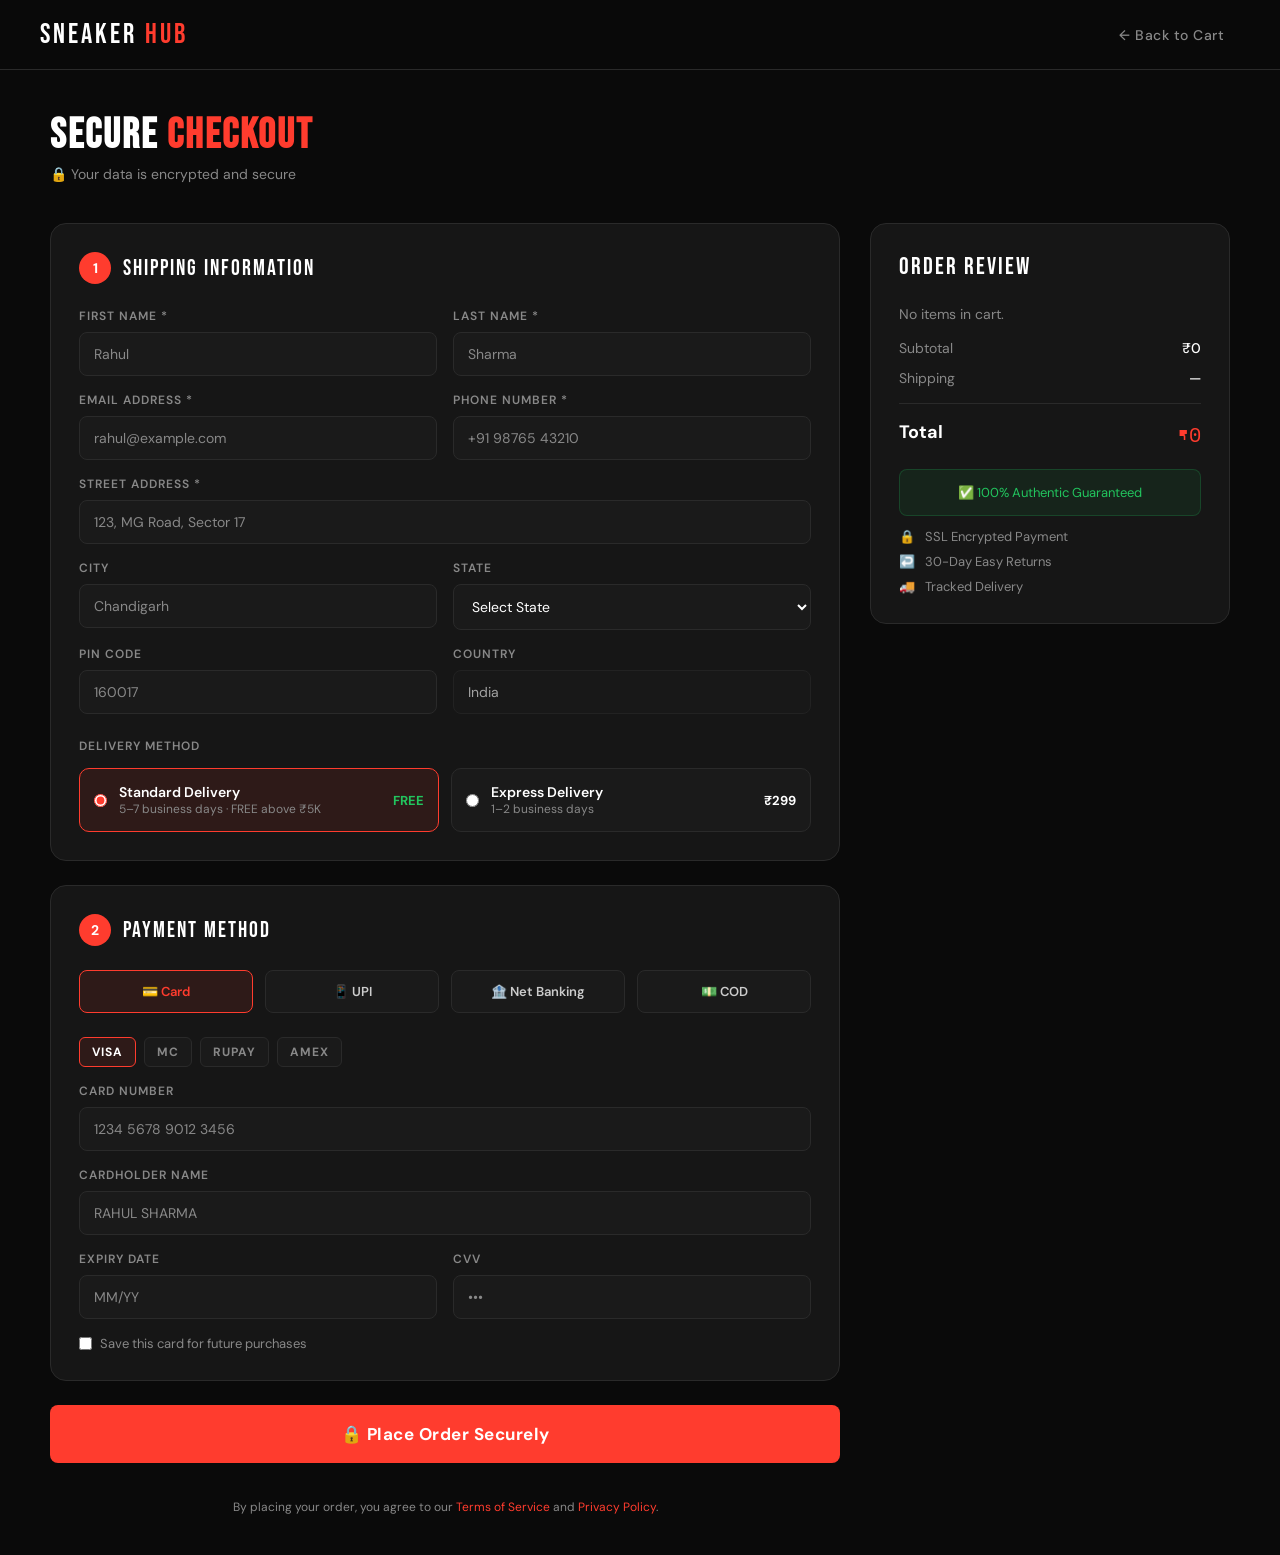
<file: snekaers 2/payment.html>
<!DOCTYPE html>
<html lang="en">
<head>
  <meta charset="UTF-8">
  <meta name="viewport" content="width=device-width, initial-scale=1.0">
  <title>Checkout — SneakerHub</title>
  <link rel="stylesheet" href="style.css">
</head>
<body>

<!-- NAVBAR -->
<nav>
  <a href="index.html" class="nav-logo">Sneaker<span>Hub</span></a>
  <div class="nav-links">
    <a href="cart.html" style="color:var(--gray);font-size:14px;">← Back to Cart</a>
  </div>
</nav>

<div style="padding:40px 50px 0;max-width:1300px;margin:0 auto;">
  <h2 style="font-family:'Bebas Neue',sans-serif;font-size:42px;letter-spacing:2px;">Secure <span style="color:var(--accent)">Checkout</span></h2>
  <p style="color:var(--gray);font-size:14px;margin-top:4px;display:flex;align-items:center;gap:6px;">🔒 Your data is encrypted and secure</p>
</div>

<div class="payment-layout">

  <!-- FORM SECTION -->
  <div class="payment-form-section">

    <!-- STEP 1: SHIPPING -->
    <div class="payment-block">
      <div class="payment-block-header">
        <div class="step-circle">1</div>
        <div class="payment-block-title">Shipping Information</div>
      </div>

      <div class="form-grid">
        <div class="form-group">
          <label>First Name *</label>
          <input type="text" id="firstName" placeholder="Rahul">
        </div>
        <div class="form-group">
          <label>Last Name *</label>
          <input type="text" id="lastName" placeholder="Sharma">
        </div>
        <div class="form-group">
          <label>Email Address *</label>
          <input type="email" id="email" placeholder="rahul@example.com">
        </div>
        <div class="form-group">
          <label>Phone Number *</label>
          <input type="tel" id="phone" placeholder="+91 98765 43210">
        </div>
        <div class="form-group full">
          <label>Street Address *</label>
          <input type="text" id="address" placeholder="123, MG Road, Sector 17">
        </div>
        <div class="form-group">
          <label>City</label>
          <input type="text" id="city" placeholder="Chandigarh">
        </div>
        <div class="form-group">
          <label>State</label>
          <select id="state">
            <option value="">Select State</option>
            <option>Punjab</option>
            <option>Haryana</option>
            <option>Delhi</option>
            <option>Maharashtra</option>
            <option>Karnataka</option>
            <option>Tamil Nadu</option>
            <option>Gujarat</option>
            <option>Rajasthan</option>
            <option>Uttar Pradesh</option>
            <option>West Bengal</option>
          </select>
        </div>
        <div class="form-group">
          <label>PIN Code</label>
          <input type="text" id="pin" placeholder="160017" maxlength="6">
        </div>
        <div class="form-group">
          <label>Country</label>
          <input type="text" value="India" readonly style="opacity:0.6;">
        </div>
      </div>

      <!-- DELIVERY OPTIONS -->
      <div style="margin-top:24px;">
        <div style="font-size:12px;color:var(--gray);letter-spacing:1px;text-transform:uppercase;font-weight:600;margin-bottom:14px;">Delivery Method</div>
        <div style="display:flex;gap:12px;flex-wrap:wrap;">
          <label class="delivery-opt" style="flex:1;min-width:180px;background:rgba(255,60,46,0.1);border:1px solid var(--accent);border-radius:10px;padding:14px;cursor:pointer;display:flex;align-items:center;gap:12px;">
            <input type="radio" name="delivery" checked style="accent-color:var(--accent)">
            <div>
              <div style="font-size:14px;font-weight:600;">Standard Delivery</div>
              <div style="font-size:12px;color:var(--gray);">5–7 business days · FREE above ₹5K</div>
            </div>
            <span style="margin-left:auto;font-size:13px;font-weight:700;color:var(--success)">FREE</span>
          </label>
          <label class="delivery-opt" style="flex:1;min-width:180px;background:var(--bg3);border:1px solid var(--border);border-radius:10px;padding:14px;cursor:pointer;display:flex;align-items:center;gap:12px;">
            <input type="radio" name="delivery" style="accent-color:var(--accent)">
            <div>
              <div style="font-size:14px;font-weight:600;">Express Delivery</div>
              <div style="font-size:12px;color:var(--gray);">1–2 business days</div>
            </div>
            <span style="margin-left:auto;font-size:13px;font-weight:700;color:var(--white)">₹299</span>
          </label>
        </div>
      </div>
    </div>

    <!-- STEP 2: PAYMENT -->
    <div class="payment-block">
      <div class="payment-block-header">
        <div class="step-circle">2</div>
        <div class="payment-block-title">Payment Method</div>
      </div>

      <!-- PAYMENT TABS -->
      <div class="pay-method-tabs">
        <button class="pay-tab active" data-method="card">💳 Card</button>
        <button class="pay-tab" data-method="upi">📱 UPI</button>
        <button class="pay-tab" data-method="netbanking">🏦 Net Banking</button>
        <button class="pay-tab" data-method="cod">💵 COD</button>
      </div>

      <!-- CARD PANEL -->
      <div class="pay-panel active" id="panel-card">
        <div class="card-icons">
          <span class="card-icon active">VISA</span>
          <span class="card-icon">MC</span>
          <span class="card-icon">RUPAY</span>
          <span class="card-icon">AMEX</span>
        </div>
        <div class="form-grid">
          <div class="form-group full">
            <label>Card Number</label>
            <input type="text" id="cardNumber" placeholder="1234 5678 9012 3456" maxlength="19" oninput="formatCardNumber(this)">
          </div>
          <div class="form-group full">
            <label>Cardholder Name</label>
            <input type="text" id="cardName" placeholder="RAHUL SHARMA">
          </div>
          <div class="form-group">
            <label>Expiry Date</label>
            <input type="text" id="cardExpiry" placeholder="MM/YY" maxlength="5" oninput="formatExpiry(this)">
          </div>
          <div class="form-group">
            <label>CVV</label>
            <input type="password" id="cardCVV" placeholder="•••" maxlength="3">
          </div>
        </div>
        <div style="display:flex;align-items:center;gap:8px;margin-top:16px;font-size:13px;color:var(--gray);">
          <input type="checkbox" id="saveCard" style="accent-color:var(--accent)">
          <label for="saveCard">Save this card for future purchases</label>
        </div>
      </div>

      <!-- UPI PANEL -->
      <div class="pay-panel" id="panel-upi">
        <div style="display:flex;gap:12px;margin-bottom:20px;flex-wrap:wrap;">
          <button style="background:var(--bg3);border:1px solid var(--border);color:var(--white);font-family:'DM Sans',sans-serif;font-size:13px;font-weight:600;padding:10px 20px;border-radius:8px;cursor:pointer;">📱 Google Pay</button>
          <button style="background:var(--bg3);border:1px solid var(--border);color:var(--white);font-family:'DM Sans',sans-serif;font-size:13px;font-weight:600;padding:10px 20px;border-radius:8px;cursor:pointer;">💜 PhonePe</button>
          <button style="background:var(--bg3);border:1px solid var(--border);color:var(--white);font-family:'DM Sans',sans-serif;font-size:13px;font-weight:600;padding:10px 20px;border-radius:8px;cursor:pointer;">🏧 Paytm</button>
          <button style="background:var(--bg3);border:1px solid var(--border);color:var(--white);font-family:'DM Sans',sans-serif;font-size:13px;font-weight:600;padding:10px 20px;border-radius:8px;cursor:pointer;">🔵 BHIM</button>
        </div>
        <div class="form-group">
          <label>Or Enter UPI ID</label>
          <input type="text" placeholder="yourname@upi">
        </div>
      </div>

      <!-- NET BANKING PANEL -->
      <div class="pay-panel" id="panel-netbanking">
        <div class="form-group">
          <label>Select Your Bank</label>
          <select>
            <option value="">Choose Bank</option>
            <option>State Bank of India</option>
            <option>HDFC Bank</option>
            <option>ICICI Bank</option>
            <option>Axis Bank</option>
            <option>Kotak Mahindra Bank</option>
            <option>Punjab National Bank</option>
            <option>Bank of Baroda</option>
            <option>Canara Bank</option>
          </select>
        </div>
        <p style="font-size:13px;color:var(--gray);margin-top:12px;">You'll be redirected to your bank's secure portal to complete payment.</p>
      </div>

      <!-- COD PANEL -->
      <div class="pay-panel" id="panel-cod">
        <div style="background:rgba(245,197,24,0.1);border:1px solid rgba(245,197,24,0.3);border-radius:10px;padding:20px;display:flex;gap:14px;align-items:flex-start;">
          <span style="font-size:24px;">💵</span>
          <div>
            <div style="font-size:15px;font-weight:600;color:var(--gold);margin-bottom:6px;">Cash on Delivery</div>
            <p style="font-size:13px;color:var(--gray);line-height:1.6;">Pay with cash when your order arrives. Additional ₹49 COD handling fee applies. Available for orders up to ₹10,000.</p>
          </div>
        </div>
      </div>
    </div>

    <!-- PLACE ORDER BUTTON -->
    <button class="checkout-btn" onclick="placeOrder()" style="width:100%;font-size:17px;padding:18px;">
      🔒 Place Order Securely
    </button>

    <p style="text-align:center;font-size:12px;color:var(--gray);margin-top:12px;">
      By placing your order, you agree to our <a href="#" style="color:var(--accent);">Terms of Service</a> and <a href="#" style="color:var(--accent);">Privacy Policy</a>.
    </p>
  </div>

  <!-- ORDER SUMMARY -->
  <div>
    <div class="order-summary">
      <div class="os-title">Order Review</div>
      <div id="orderReview"></div>
      <div class="os-row" style="margin-top:16px;">
        <span>Subtotal</span>
        <span class="os-val" id="pSubtotal">₹0</span>
      </div>
      <div class="os-row">
        <span>Shipping</span>
        <span class="os-val" id="pShipping">—</span>
      </div>
      <div class="os-row total">
        <span>Total</span>
        <span class="os-val" id="pTotal">₹0</span>
      </div>

      <div style="margin-top:20px;padding:14px;background:rgba(34,197,94,0.08);border:1px solid rgba(34,197,94,0.2);border-radius:8px;font-size:13px;color:var(--success);text-align:center;">
        ✅ 100% Authentic Guaranteed
      </div>

      <div style="margin-top:12px;display:flex;flex-direction:column;gap:8px;">
        <div style="display:flex;align-items:center;gap:10px;font-size:13px;color:var(--gray);">
          <span>🔒</span> SSL Encrypted Payment
        </div>
        <div style="display:flex;align-items:center;gap:10px;font-size:13px;color:var(--gray);">
          <span>↩️</span> 30-Day Easy Returns
        </div>
        <div style="display:flex;align-items:center;gap:10px;font-size:13px;color:var(--gray);">
          <span>🚚</span> Tracked Delivery
        </div>
      </div>
    </div>
  </div>

</div>

<script src="script.js"></script>
</body>
</html>
</file>
<file: snekaers 2/style.css>
@import url('https://fonts.googleapis.com/css2?family=Bebas+Neue&family=DM+Sans:wght@300;400;500;600;700&family=Space+Mono&display=swap');

/* ===== VARIABLES ===== */
:root {
  --bg: #0a0a0a;
  --bg2: #111111;
  --bg3: #1a1a1a;
  --card: #161616;
  --border: #2a2a2a;
  --accent: #ff3c2e;
  --accent2: #ff6b35;
  --gold: #f5c518;
  --white: #ffffff;
  --gray: #888888;
  --light: #cccccc;
  --success: #22c55e;
  --radius: 16px;
  --radius-sm: 8px;
  --transition: all 0.3s cubic-bezier(0.4, 0, 0.2, 1);
}

/* ===== RESET ===== */
*, *::before, *::after { box-sizing: border-box; margin: 0; padding: 0; }

html { scroll-behavior: smooth; }

body {
  font-family: 'DM Sans', sans-serif;
  background: var(--bg);
  color: var(--white);
  min-height: 100vh;
  overflow-x: hidden;
}

a { text-decoration: none; color: inherit; }

img { display: block; max-width: 100%; }

/* ===== SCROLLBAR ===== */
::-webkit-scrollbar { width: 6px; }
::-webkit-scrollbar-track { background: var(--bg); }
::-webkit-scrollbar-thumb { background: var(--accent); border-radius: 99px; }

/* ===== NAVBAR ===== */
nav {
  display: flex;
  align-items: center;
  justify-content: space-between;
  padding: 0 40px;
  height: 70px;
  background: rgba(10,10,10,0.95);
  backdrop-filter: blur(20px);
  border-bottom: 1px solid var(--border);
  position: sticky;
  top: 0;
  z-index: 1000;
}

.nav-logo {
  font-family: 'Bebas Neue', sans-serif;
  font-size: 28px;
  letter-spacing: 3px;
  color: var(--white);
  display: flex;
  align-items: center;
  gap: 8px;
}

.nav-logo span { color: var(--accent); }

.nav-links {
  display: flex;
  align-items: center;
  gap: 8px;
}

.nav-links a {
  color: var(--gray);
  font-size: 14px;
  font-weight: 500;
  padding: 8px 16px;
  border-radius: var(--radius-sm);
  transition: var(--transition);
  letter-spacing: 0.5px;
}

.nav-links a:hover, .nav-links a.active {
  color: var(--white);
  background: var(--bg3);
}

.nav-cart {
  position: relative;
  display: flex;
  align-items: center;
  gap: 6px;
  color: var(--white) !important;
  background: var(--accent) !important;
  padding: 8px 16px !important;
  border-radius: var(--radius-sm) !important;
}

.cart-count {
  background: var(--white);
  color: var(--accent);
  font-size: 11px;
  font-weight: 700;
  width: 18px;
  height: 18px;
  border-radius: 50%;
  display: flex;
  align-items: center;
  justify-content: center;
}

/* ===== SEARCH BAR ===== */
.search-bar-wrapper {
  flex: 1;
  max-width: 380px;
  margin: 0 30px;
  position: relative;
}

.search-bar-wrapper input {
  width: 100%;
  background: var(--bg3);
  border: 1px solid var(--border);
  color: var(--white);
  font-family: 'DM Sans', sans-serif;
  font-size: 14px;
  padding: 10px 44px 10px 16px;
  border-radius: 99px;
  outline: none;
  transition: var(--transition);
}

.search-bar-wrapper input::placeholder { color: var(--gray); }
.search-bar-wrapper input:focus { border-color: var(--accent); background: var(--bg2); }

.search-bar-wrapper .search-icon {
  position: absolute;
  right: 14px;
  top: 50%;
  transform: translateY(-50%);
  color: var(--gray);
  font-size: 16px;
  pointer-events: none;
}

/* Search dropdown */
.search-dropdown {
  position: absolute;
  top: calc(100% + 8px);
  left: 0; right: 0;
  background: var(--bg2);
  border: 1px solid var(--border);
  border-radius: var(--radius);
  overflow: hidden;
  display: none;
  z-index: 999;
  box-shadow: 0 20px 60px rgba(0,0,0,0.6);
}

.search-dropdown.open { display: block; }

.search-result-item {
  display: flex;
  align-items: center;
  gap: 12px;
  padding: 12px 16px;
  cursor: pointer;
  transition: var(--transition);
  border-bottom: 1px solid var(--border);
}

.search-result-item:last-child { border-bottom: none; }
.search-result-item:hover { background: var(--bg3); }

.search-result-item img {
  width: 44px;
  height: 44px;
  object-fit: cover;
  border-radius: var(--radius-sm);
}

.search-result-item .sri-name { font-size: 14px; font-weight: 600; }
.search-result-item .sri-price { font-size: 13px; color: var(--accent); }
.search-no-result { padding: 20px; text-align: center; color: var(--gray); font-size: 14px; }

/* ===== HERO ===== */
.hero {
  position: relative;
  min-height: 88vh;
  display: flex;
  align-items: center;
  overflow: hidden;
  padding: 80px 60px;
}

.hero-bg {
  position: absolute;
  inset: 0;
  background: url('https://images.unsplash.com/photo-1542291026-7eec264c27ff?w=1600') center/cover no-repeat;
  filter: brightness(0.25) saturate(0.5);
  z-index: 0;
}

.hero-gradient {
  position: absolute;
  inset: 0;
  background: linear-gradient(135deg, rgba(255,60,46,0.15) 0%, transparent 60%),
              linear-gradient(to right, rgba(10,10,10,0.9) 40%, transparent 100%);
  z-index: 1;
}

.hero-content {
  position: relative;
  z-index: 2;
  max-width: 560px;
}

.hero-tag {
  display: inline-flex;
  align-items: center;
  gap: 8px;
  background: rgba(255,60,46,0.15);
  border: 1px solid rgba(255,60,46,0.3);
  color: var(--accent);
  font-size: 12px;
  font-weight: 600;
  letter-spacing: 2px;
  text-transform: uppercase;
  padding: 6px 14px;
  border-radius: 99px;
  margin-bottom: 24px;
}

.hero-content h1 {
  font-family: 'Bebas Neue', sans-serif;
  font-size: clamp(60px, 8vw, 100px);
  line-height: 0.95;
  letter-spacing: 2px;
  margin-bottom: 24px;
}

.hero-content h1 span { color: var(--accent); }

.hero-content p {
  font-size: 16px;
  color: var(--light);
  line-height: 1.7;
  margin-bottom: 40px;
  max-width: 420px;
}

.hero-actions { display: flex; gap: 16px; align-items: center; flex-wrap: wrap; }

.btn-primary {
  display: inline-flex;
  align-items: center;
  gap: 8px;
  background: var(--accent);
  color: var(--white);
  font-family: 'DM Sans', sans-serif;
  font-size: 15px;
  font-weight: 600;
  padding: 14px 28px;
  border-radius: var(--radius-sm);
  border: none;
  cursor: pointer;
  transition: var(--transition);
  letter-spacing: 0.3px;
}

.btn-primary:hover { background: #cc2e22; transform: translateY(-2px); box-shadow: 0 12px 30px rgba(255,60,46,0.35); }

.btn-outline {
  display: inline-flex;
  align-items: center;
  gap: 8px;
  background: transparent;
  color: var(--white);
  font-family: 'DM Sans', sans-serif;
  font-size: 15px;
  font-weight: 600;
  padding: 14px 28px;
  border-radius: var(--radius-sm);
  border: 1px solid var(--border);
  cursor: pointer;
  transition: var(--transition);
}

.btn-outline:hover { border-color: var(--white); transform: translateY(-2px); }

.hero-stats {
  display: flex;
  gap: 40px;
  margin-top: 56px;
  padding-top: 40px;
  border-top: 1px solid var(--border);
}

.hero-stat-num {
  font-family: 'Bebas Neue', sans-serif;
  font-size: 36px;
  color: var(--white);
  line-height: 1;
}

.hero-stat-num span { color: var(--accent); }

.hero-stat-label { font-size: 12px; color: var(--gray); letter-spacing: 1px; text-transform: uppercase; margin-top: 4px; }

.hero-right {
  position: absolute;
  right: 60px;
  top: 50%;
  transform: translateY(-50%);
  z-index: 2;
  display: flex;
  flex-direction: column;
  gap: 16px;
}

.hero-badge {
  background: rgba(255,255,255,0.05);
  backdrop-filter: blur(20px);
  border: 1px solid var(--border);
  border-radius: var(--radius);
  padding: 20px;
  text-align: center;
  min-width: 120px;
}

.hero-badge .hb-icon { font-size: 28px; margin-bottom: 6px; }
.hero-badge .hb-label { font-size: 11px; color: var(--gray); letter-spacing: 1px; text-transform: uppercase; }
.hero-badge .hb-val { font-size: 18px; font-weight: 700; color: var(--white); }

/* ===== SECTION TITLE ===== */
.section-header {
  display: flex;
  align-items: flex-end;
  justify-content: space-between;
  padding: 60px 50px 30px;
}

.section-header h2 {
  font-family: 'Bebas Neue', sans-serif;
  font-size: 42px;
  letter-spacing: 2px;
}

.section-header h2 span { color: var(--accent); }

.section-header a {
  color: var(--gray);
  font-size: 14px;
  font-weight: 500;
  display: flex;
  align-items: center;
  gap: 6px;
  transition: var(--transition);
}

.section-header a:hover { color: var(--accent); }

/* ===== PRODUCT GRID ===== */
.product-grid {
  display: grid;
  grid-template-columns: repeat(auto-fill, minmax(230px, 1fr));
  gap: 20px;
  padding: 0 50px 60px;
}

/* ===== PRODUCT CARD ===== */
.product-card {
  background: var(--card);
  border: 1px solid var(--border);
  border-radius: var(--radius);
  overflow: hidden;
  cursor: pointer;
  transition: var(--transition);
  position: relative;
  animation: fadeUp 0.5s ease both;
}

.product-card:hover {
  border-color: rgba(255,60,46,0.4);
  transform: translateY(-6px);
  box-shadow: 0 20px 50px rgba(0,0,0,0.5);
}

@keyframes fadeUp {
  from { opacity: 0; transform: translateY(24px); }
  to { opacity: 1; transform: translateY(0); }
}

.pc-img-wrap {
  position: relative;
  height: 200px;
  background: var(--bg3);
  overflow: hidden;
}

.pc-img-wrap img {
  width: 100%;
  height: 100%;
  object-fit: cover;
  transition: transform 0.5s ease;
}

.product-card:hover .pc-img-wrap img { transform: scale(1.08); }

.pc-badge {
  position: absolute;
  top: 12px;
  left: 12px;
  background: var(--accent);
  color: var(--white);
  font-size: 10px;
  font-weight: 700;
  letter-spacing: 1px;
  text-transform: uppercase;
  padding: 4px 10px;
  border-radius: 99px;
}

.pc-wishlist {
  position: absolute;
  top: 12px;
  right: 12px;
  width: 34px;
  height: 34px;
  background: rgba(0,0,0,0.5);
  backdrop-filter: blur(8px);
  border: 1px solid var(--border);
  border-radius: 50%;
  display: flex;
  align-items: center;
  justify-content: center;
  font-size: 16px;
  cursor: pointer;
  transition: var(--transition);
  opacity: 0;
}

.product-card:hover .pc-wishlist { opacity: 1; }
.pc-wishlist:hover { background: var(--accent); border-color: var(--accent); }

.pc-body { padding: 16px; }

.pc-brand {
  font-size: 11px;
  color: var(--accent);
  font-weight: 600;
  letter-spacing: 2px;
  text-transform: uppercase;
  margin-bottom: 4px;
}

.pc-name {
  font-size: 15px;
  font-weight: 600;
  color: var(--white);
  margin-bottom: 4px;
  line-height: 1.3;
}

.pc-cat {
  font-size: 12px;
  color: var(--gray);
  margin-bottom: 14px;
}

.pc-footer {
  display: flex;
  align-items: center;
  justify-content: space-between;
}

.pc-price {
  font-family: 'Space Mono', monospace;
  font-size: 17px;
  font-weight: 700;
  color: var(--white);
}

.pc-add-btn {
  background: var(--accent);
  color: var(--white);
  border: none;
  width: 36px;
  height: 36px;
  border-radius: 50%;
  font-size: 20px;
  cursor: pointer;
  display: flex;
  align-items: center;
  justify-content: center;
  transition: var(--transition);
  line-height: 1;
}

.pc-add-btn:hover { background: #cc2e22; transform: scale(1.1); }

/* ===== TOAST NOTIFICATION ===== */
.toast {
  position: fixed;
  bottom: 30px;
  right: 30px;
  background: var(--success);
  color: var(--white);
  font-size: 14px;
  font-weight: 600;
  padding: 14px 22px;
  border-radius: var(--radius-sm);
  display: flex;
  align-items: center;
  gap: 10px;
  z-index: 9999;
  transform: translateY(100px);
  opacity: 0;
  transition: all 0.4s cubic-bezier(0.4,0,0.2,1);
  box-shadow: 0 10px 30px rgba(0,0,0,0.4);
}

.toast.show { transform: translateY(0); opacity: 1; }

/* ===== FILTERS (products page) ===== */
.filters-bar {
  display: flex;
  align-items: center;
  gap: 10px;
  padding: 24px 50px;
  flex-wrap: wrap;
  border-bottom: 1px solid var(--border);
  background: var(--bg2);
}

.filter-label {
  font-size: 12px;
  color: var(--gray);
  letter-spacing: 1px;
  text-transform: uppercase;
  font-weight: 600;
  margin-right: 6px;
}

.filter-btn {
  background: var(--bg3);
  border: 1px solid var(--border);
  color: var(--light);
  font-family: 'DM Sans', sans-serif;
  font-size: 13px;
  font-weight: 500;
  padding: 8px 16px;
  border-radius: 99px;
  cursor: pointer;
  transition: var(--transition);
}

.filter-btn:hover, .filter-btn.active {
  background: var(--accent);
  border-color: var(--accent);
  color: var(--white);
}

.filter-divider {
  width: 1px;
  height: 24px;
  background: var(--border);
  margin: 0 6px;
}

.sort-select {
  margin-left: auto;
  background: var(--bg3);
  border: 1px solid var(--border);
  color: var(--white);
  font-family: 'DM Sans', sans-serif;
  font-size: 13px;
  padding: 8px 14px;
  border-radius: var(--radius-sm);
  outline: none;
  cursor: pointer;
}

.sort-select option { background: var(--bg2); }

/* ===== CATEGORY STRIPS ===== */
.cat-strip {
  display: grid;
  grid-template-columns: repeat(3, 1fr);
  gap: 20px;
  padding: 0 50px 60px;
}

.cat-card {
  border-radius: var(--radius);
  overflow: hidden;
  position: relative;
  height: 200px;
  cursor: pointer;
  transition: var(--transition);
}

.cat-card:hover { transform: scale(1.02); }

.cat-card img {
  width: 100%;
  height: 100%;
  object-fit: cover;
  filter: brightness(0.5);
  transition: var(--transition);
}

.cat-card:hover img { filter: brightness(0.7); }

.cat-card-label {
  position: absolute;
  bottom: 20px;
  left: 20px;
  font-family: 'Bebas Neue', sans-serif;
  font-size: 28px;
  letter-spacing: 2px;
  color: var(--white);
}

.cat-card-label span {
  display: block;
  font-family: 'DM Sans', sans-serif;
  font-size: 12px;
  color: var(--accent);
  font-weight: 600;
  letter-spacing: 2px;
  text-transform: uppercase;
  margin-bottom: 4px;
}

/* ===== MARQUEE ===== */
.marquee-wrap {
  border-top: 1px solid var(--border);
  border-bottom: 1px solid var(--border);
  background: var(--accent);
  padding: 14px 0;
  overflow: hidden;
  white-space: nowrap;
}

.marquee-track {
  display: inline-block;
  animation: marquee 20s linear infinite;
}

.marquee-track span {
  font-family: 'Bebas Neue', sans-serif;
  font-size: 18px;
  letter-spacing: 3px;
  color: rgba(255,255,255,0.9);
  margin: 0 40px;
}

@keyframes marquee { from { transform: translateX(0); } to { transform: translateX(-50%); } }

/* ===== CART PAGE ===== */
.cart-layout {
  display: grid;
  grid-template-columns: 1fr 360px;
  gap: 30px;
  padding: 40px 50px;
  max-width: 1300px;
  margin: 0 auto;
}

.cart-section-title {
  font-family: 'Bebas Neue', sans-serif;
  font-size: 32px;
  letter-spacing: 2px;
  margin-bottom: 24px;
  color: var(--white);
}

.cart-item-card {
  display: flex;
  align-items: center;
  gap: 20px;
  background: var(--card);
  border: 1px solid var(--border);
  border-radius: var(--radius);
  padding: 20px;
  margin-bottom: 16px;
  transition: var(--transition);
  animation: fadeUp 0.4s ease both;
}

.cart-item-card:hover { border-color: rgba(255,60,46,0.3); }

.cart-item-img {
  width: 90px;
  height: 90px;
  object-fit: cover;
  border-radius: var(--radius-sm);
  flex-shrink: 0;
  background: var(--bg3);
}

.cart-item-info { flex: 1; }
.cart-item-brand { font-size: 11px; color: var(--accent); font-weight: 600; letter-spacing: 2px; text-transform: uppercase; }
.cart-item-name { font-size: 16px; font-weight: 600; margin: 4px 0 8px; }
.cart-item-cat { font-size: 12px; color: var(--gray); }

.qty-control {
  display: flex;
  align-items: center;
  gap: 12px;
  background: var(--bg3);
  border: 1px solid var(--border);
  border-radius: var(--radius-sm);
  padding: 6px 12px;
  width: fit-content;
  margin-top: 10px;
}

.qty-btn {
  background: none;
  border: none;
  color: var(--white);
  font-size: 18px;
  cursor: pointer;
  line-height: 1;
  padding: 0;
  width: 20px;
  height: 20px;
  display: flex;
  align-items: center;
  justify-content: center;
  transition: var(--transition);
}

.qty-btn:hover { color: var(--accent); }
.qty-num { font-family: 'Space Mono', monospace; font-size: 14px; min-width: 20px; text-align: center; }

.cart-item-price {
  font-family: 'Space Mono', monospace;
  font-size: 18px;
  font-weight: 700;
  color: var(--white);
  text-align: right;
}

.cart-item-remove {
  background: none;
  border: 1px solid var(--border);
  color: var(--gray);
  width: 32px;
  height: 32px;
  border-radius: var(--radius-sm);
  cursor: pointer;
  display: flex;
  align-items: center;
  justify-content: center;
  font-size: 14px;
  margin-top: 8px;
  transition: var(--transition);
}

.cart-item-remove:hover { border-color: var(--accent); color: var(--accent); }

.cart-empty {
  text-align: center;
  padding: 80px 20px;
  color: var(--gray);
}

.cart-empty .ce-icon { font-size: 64px; margin-bottom: 20px; }
.cart-empty h3 { font-size: 24px; color: var(--white); margin-bottom: 10px; }
.cart-empty p { font-size: 15px; margin-bottom: 30px; }

/* Order Summary */
.order-summary {
  background: var(--card);
  border: 1px solid var(--border);
  border-radius: var(--radius);
  padding: 28px;
  height: fit-content;
  position: sticky;
  top: 90px;
}

.os-title {
  font-family: 'Bebas Neue', sans-serif;
  font-size: 24px;
  letter-spacing: 2px;
  margin-bottom: 24px;
}

.os-row {
  display: flex;
  justify-content: space-between;
  font-size: 14px;
  color: var(--gray);
  margin-bottom: 12px;
}

.os-row.total {
  font-size: 18px;
  font-weight: 700;
  color: var(--white);
  border-top: 1px solid var(--border);
  padding-top: 16px;
  margin-top: 16px;
}

.os-row .os-val { color: var(--white); font-weight: 500; }
.os-row.total .os-val { color: var(--accent); font-family: 'Space Mono', monospace; font-size: 20px; }

.promo-wrap {
  display: flex;
  gap: 8px;
  margin: 20px 0;
}

.promo-input {
  flex: 1;
  background: var(--bg3);
  border: 1px solid var(--border);
  color: var(--white);
  font-family: 'DM Sans', sans-serif;
  font-size: 13px;
  padding: 10px 14px;
  border-radius: var(--radius-sm);
  outline: none;
  transition: var(--transition);
}

.promo-input:focus { border-color: var(--accent); }
.promo-input::placeholder { color: var(--gray); }

.promo-btn {
  background: var(--bg3);
  border: 1px solid var(--border);
  color: var(--white);
  font-family: 'DM Sans', sans-serif;
  font-size: 13px;
  font-weight: 600;
  padding: 10px 14px;
  border-radius: var(--radius-sm);
  cursor: pointer;
  transition: var(--transition);
}

.promo-btn:hover { background: var(--accent); border-color: var(--accent); }

.checkout-btn {
  width: 100%;
  background: var(--accent);
  color: var(--white);
  border: none;
  font-family: 'DM Sans', sans-serif;
  font-size: 16px;
  font-weight: 700;
  padding: 16px;
  border-radius: var(--radius-sm);
  cursor: pointer;
  transition: var(--transition);
  display: flex;
  align-items: center;
  justify-content: center;
  gap: 10px;
  letter-spacing: 0.5px;
}

.checkout-btn:hover { background: #cc2e22; transform: translateY(-2px); box-shadow: 0 12px 30px rgba(255,60,46,0.35); }

.secure-badges {
  display: flex;
  align-items: center;
  justify-content: center;
  gap: 16px;
  margin-top: 16px;
}

.sec-badge {
  font-size: 11px;
  color: var(--gray);
  display: flex;
  align-items: center;
  gap: 4px;
}

/* ===== PAYMENT PAGE ===== */
.payment-layout {
  display: grid;
  grid-template-columns: 1fr 360px;
  gap: 30px;
  padding: 40px 50px;
  max-width: 1300px;
  margin: 0 auto;
}

.payment-form-section {
  display: flex;
  flex-direction: column;
  gap: 24px;
}

.payment-block {
  background: var(--card);
  border: 1px solid var(--border);
  border-radius: var(--radius);
  padding: 28px;
}

.payment-block-header {
  display: flex;
  align-items: center;
  gap: 12px;
  margin-bottom: 24px;
}

.step-circle {
  width: 32px;
  height: 32px;
  border-radius: 50%;
  background: var(--accent);
  color: var(--white);
  font-size: 14px;
  font-weight: 700;
  display: flex;
  align-items: center;
  justify-content: center;
  flex-shrink: 0;
}

.step-circle.done { background: var(--success); }

.payment-block-title {
  font-family: 'Bebas Neue', sans-serif;
  font-size: 22px;
  letter-spacing: 2px;
}

.form-grid {
  display: grid;
  grid-template-columns: 1fr 1fr;
  gap: 16px;
}

.form-group { display: flex; flex-direction: column; gap: 8px; }
.form-group.full { grid-column: 1 / -1; }

.form-group label {
  font-size: 12px;
  color: var(--gray);
  font-weight: 600;
  letter-spacing: 1px;
  text-transform: uppercase;
}

.form-group input, .form-group select {
  background: var(--bg3);
  border: 1px solid var(--border);
  color: var(--white);
  font-family: 'DM Sans', sans-serif;
  font-size: 14px;
  padding: 12px 14px;
  border-radius: var(--radius-sm);
  outline: none;
  transition: var(--transition);
}

.form-group input:focus, .form-group select:focus { border-color: var(--accent); background: var(--bg2); }
.form-group input::placeholder { color: var(--gray); }
.form-group select option { background: var(--bg2); }

/* Card input style */
.card-icons { display: flex; gap: 8px; margin-bottom: 16px; }
.card-icon {
  background: var(--bg3);
  border: 1px solid var(--border);
  border-radius: 6px;
  padding: 6px 12px;
  font-size: 12px;
  font-weight: 700;
  letter-spacing: 1px;
  color: var(--gray);
  cursor: pointer;
  transition: var(--transition);
}
.card-icon.active { border-color: var(--accent); color: var(--white); background: rgba(255,60,46,0.1); }

/* Payment methods */
.pay-method-tabs {
  display: flex;
  gap: 12px;
  margin-bottom: 24px;
}

.pay-tab {
  flex: 1;
  background: var(--bg3);
  border: 1px solid var(--border);
  color: var(--light);
  font-family: 'DM Sans', sans-serif;
  font-size: 13px;
  font-weight: 600;
  padding: 12px;
  border-radius: var(--radius-sm);
  cursor: pointer;
  transition: var(--transition);
  text-align: center;
  display: flex;
  align-items: center;
  justify-content: center;
  gap: 8px;
}

.pay-tab:hover { border-color: var(--accent); color: var(--white); }
.pay-tab.active { background: rgba(255,60,46,0.1); border-color: var(--accent); color: var(--accent); }

.pay-panel { display: none; }
.pay-panel.active { display: block; }

/* Order Review */
.review-item {
  display: flex;
  align-items: center;
  gap: 14px;
  padding: 12px 0;
  border-bottom: 1px solid var(--border);
}

.review-item:last-child { border-bottom: none; }

.review-item img {
  width: 56px;
  height: 56px;
  object-fit: cover;
  border-radius: var(--radius-sm);
  background: var(--bg3);
}

.ri-info { flex: 1; }
.ri-name { font-size: 14px; font-weight: 600; }
.ri-qty { font-size: 12px; color: var(--gray); margin-top: 2px; }
.ri-price { font-family: 'Space Mono', monospace; font-size: 14px; color: var(--white); }

/* ===== SUCCESS PAGE ===== */
.success-page {
  display: flex;
  flex-direction: column;
  align-items: center;
  justify-content: center;
  min-height: 80vh;
  text-align: center;
  padding: 40px;
}

.success-icon {
  width: 100px;
  height: 100px;
  background: rgba(34,197,94,0.15);
  border: 2px solid var(--success);
  border-radius: 50%;
  display: flex;
  align-items: center;
  justify-content: center;
  font-size: 48px;
  margin-bottom: 30px;
  animation: popIn 0.5s cubic-bezier(0.4,0,0.2,1);
}

@keyframes popIn {
  0% { transform: scale(0); opacity: 0; }
  70% { transform: scale(1.1); }
  100% { transform: scale(1); opacity: 1; }
}

.success-page h1 {
  font-family: 'Bebas Neue', sans-serif;
  font-size: 52px;
  letter-spacing: 3px;
  margin-bottom: 12px;
}

.success-page p { font-size: 16px; color: var(--gray); margin-bottom: 36px; max-width: 440px; }

.order-id {
  font-family: 'Space Mono', monospace;
  font-size: 13px;
  background: var(--bg3);
  border: 1px solid var(--border);
  border-radius: var(--radius-sm);
  padding: 10px 20px;
  color: var(--gray);
  margin-bottom: 36px;
}

.order-id span { color: var(--accent); }

/* ===== FOOTER ===== */
footer {
  background: var(--bg2);
  border-top: 1px solid var(--border);
  padding: 60px 50px 30px;
  margin-top: 60px;
}

.footer-grid {
  display: grid;
  grid-template-columns: 2fr 1fr 1fr 1fr;
  gap: 40px;
  margin-bottom: 48px;
}

.footer-brand {
  font-family: 'Bebas Neue', sans-serif;
  font-size: 28px;
  letter-spacing: 3px;
  margin-bottom: 16px;
}

.footer-brand span { color: var(--accent); }

.footer-desc { font-size: 14px; color: var(--gray); line-height: 1.7; max-width: 280px; }

.footer-col h4 {
  font-size: 12px;
  color: var(--gray);
  letter-spacing: 2px;
  text-transform: uppercase;
  font-weight: 600;
  margin-bottom: 20px;
}

.footer-col a {
  display: block;
  font-size: 14px;
  color: var(--light);
  margin-bottom: 10px;
  transition: var(--transition);
}

.footer-col a:hover { color: var(--accent); }

.footer-bottom {
  display: flex;
  align-items: center;
  justify-content: space-between;
  padding-top: 24px;
  border-top: 1px solid var(--border);
  font-size: 13px;
  color: var(--gray);
}

/* ===== RESPONSIVE ===== */
@media (max-width: 1024px) {
  .hero-right { display: none; }
  .cart-layout, .payment-layout { grid-template-columns: 1fr; }
  .order-summary { position: static; }
  .footer-grid { grid-template-columns: 1fr 1fr; }
}

@media (max-width: 768px) {
  nav { padding: 0 20px; }
  .search-bar-wrapper { display: none; }
  .hero { padding: 60px 24px; min-height: 70vh; }
  .section-header { padding: 40px 24px 20px; }
  .product-grid { padding: 0 24px 40px; grid-template-columns: repeat(auto-fill, minmax(160px, 1fr)); gap: 14px; }
  .cat-strip { grid-template-columns: 1fr; padding: 0 24px 40px; }
  .filters-bar { padding: 16px 24px; }
  .cart-layout, .payment-layout { padding: 24px; }
  .footer-grid { grid-template-columns: 1fr; }
  footer { padding: 40px 24px 20px; }
  .form-grid { grid-template-columns: 1fr; }
}
</file>
